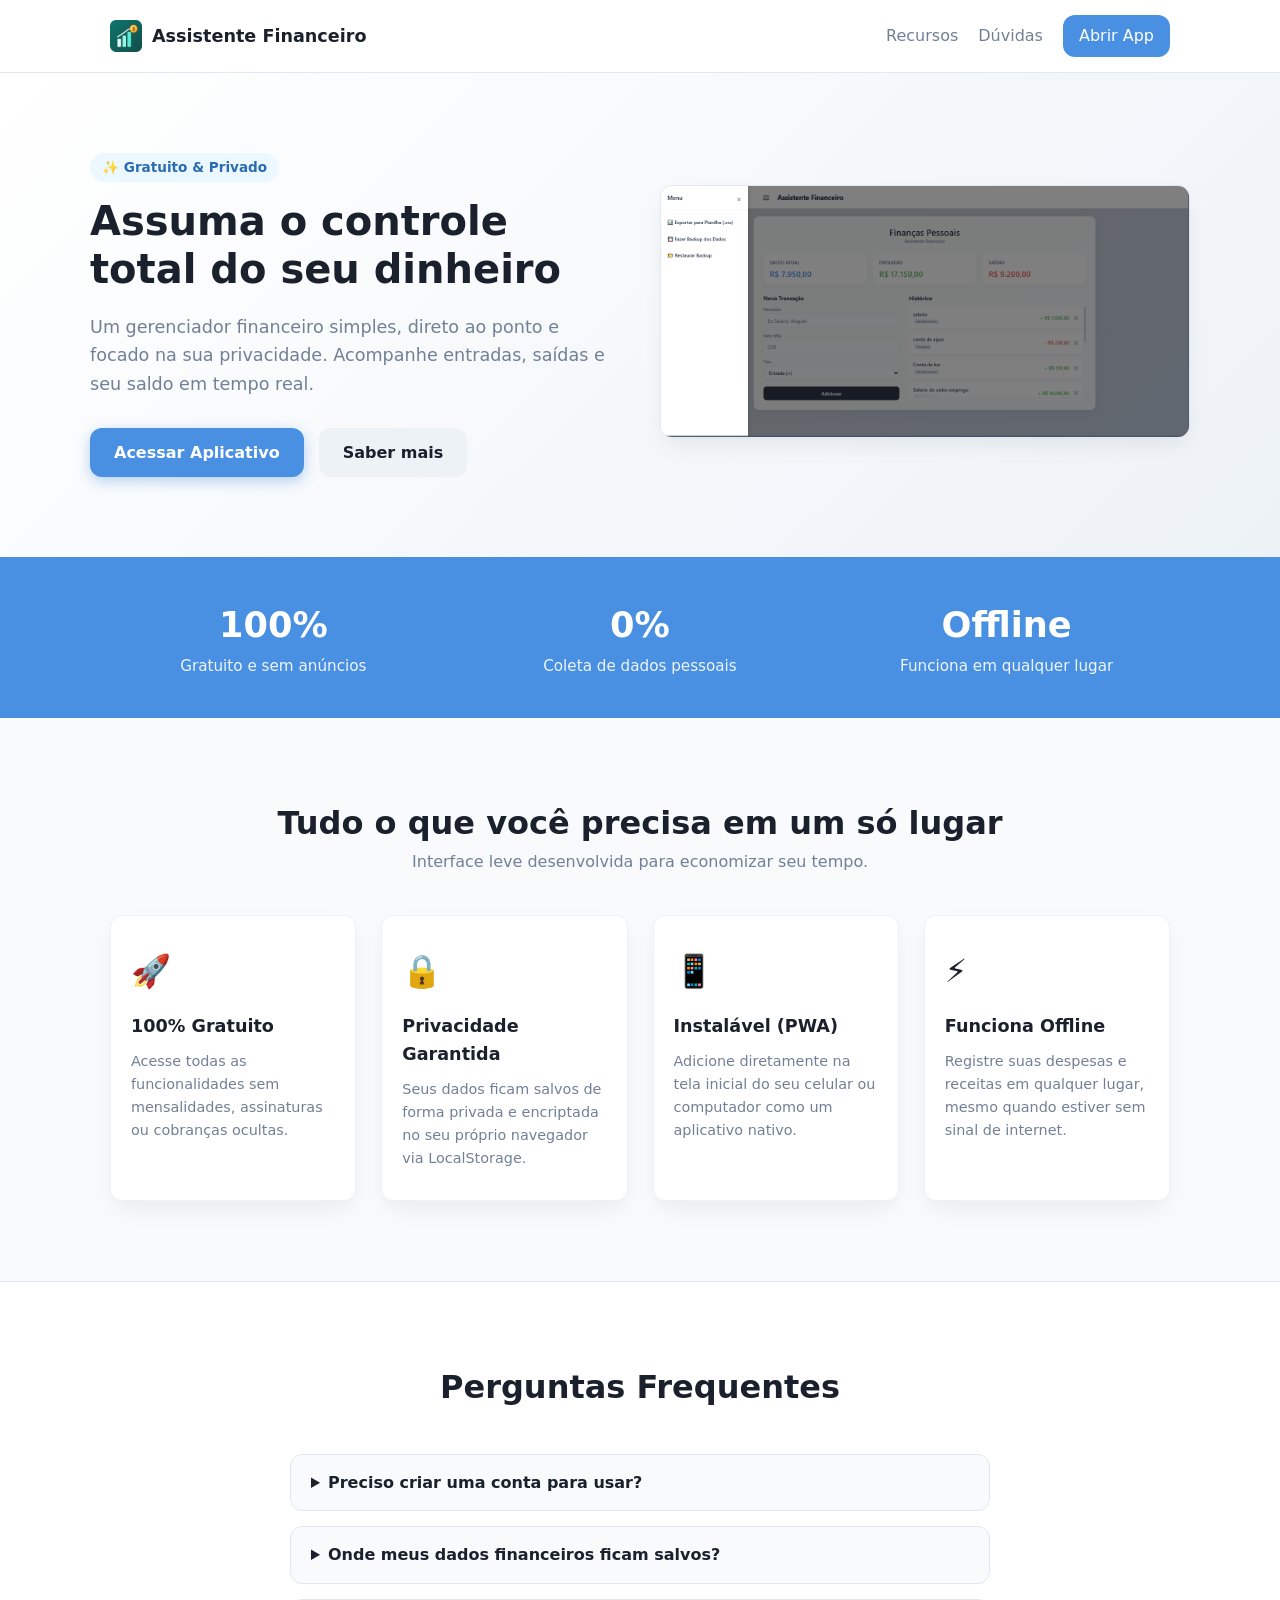
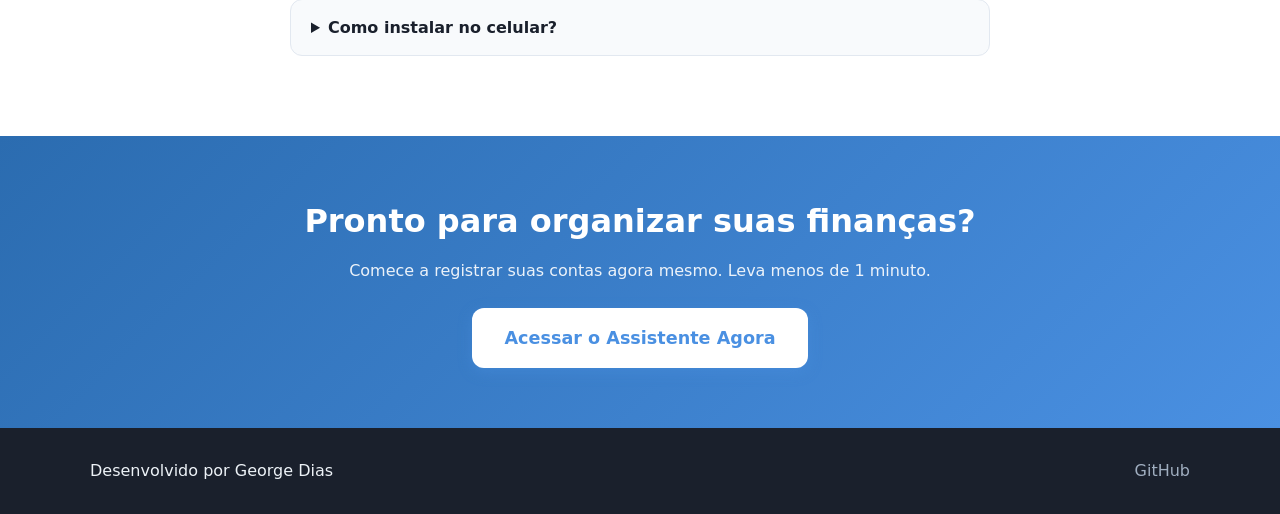
<file: index.html>
<!DOCTYPE html>
<html lang="pt-BR">

<head>
    <meta charset="UTF-8">
    <meta name="viewport" content="width=device-width, initial-scale=1.0">
    <meta name="description" content="Organize suas finanças pessoais de forma prática, rápida e segura.">
    <!-- Favicon e Ícones PWA -->
    <link rel="icon" type="image/png" sizes="32x32" href="./assets/assistente-financeiro-32x32.png">
    <link rel="apple-touch-icon" href="./assets/assistente-financeiro-180x180.png">
    <link rel="manifest" href="./manifest.json">
    <meta name="theme-color" content="#4CAF50">
    <!-- Open Graph / WhatsApp / Facebook / LinkedIn -->
    <meta property="og:type" content="website">
    <meta property="og:url" content="https://assistente-financeiro-lilac.vercel.app/">
    <meta property="og:title" content="Assistente Financeiro - Simplifique seu Controle">
    <meta property="og:description" content="Organize suas finanças pessoais de forma prática, rápida e segura.">
    <meta property="og:image" content="https://assistente-financeiro-lilac.vercel.app/assets/og-landing.png">
    <meta property="og:image:width" content="1200">
    <meta property="og:image:height" content="630">
    <!-- Twitter Cards -->
    <meta name="twitter:card" content="summary_large_image">
    <meta name="twitter:title" content="Assistente Financeiro - Simplifique seu Controle">
    <meta name="twitter:description" content="Organize suas finanças pessoais de forma prática, rápida e segura.">
    <meta name="twitter:image" content="https://assistente-financeiro-lilac.vercel.app/assets/og-landing.png">
    <link rel="stylesheet" href="landing.css">
    <title>Assistente Financeiro - Simplifique seu Controle</title>
    <!-- Schema.org (Dados Estruturados para o Google) -->
    <script type="application/ld+json">
    {
      "@context": "https://schema.org",
      "@type": "WebApplication",
      "name": "Assistente Financeiro",
      "url": "https://assistente-financeiro-lilac.vercel.app",
      "applicationCategory": "FinanceApplication",
      "operatingSystem": "All",
      "offers": {
        "@type": "Offer",
        "price": "0",
        "priceCurrency": "BRL"
      },
      "description": "Gerenciador financeiro pessoal simples, gratuito, seguro e offline via PWA."
    }
    </script>
</head>

<body>
    <nav class="navbar">
        <div class="nav-container">
            <a href="index.html" class="logo">
                <img src="./assets/assistente-financeiro-192x192.png" alt="Logo" width="32" height="32">
                <span>Assistente Financeiro</span>
            </a>
            <div class="nav-links">
                <a href="#recursos">Recursos</a>
                <a href="#faq">Dúvidas</a>
                <a href="app.html" class="btn-nav">Abrir App</a>
            </div>
        </div>
    </nav>

    <header class="hero">
        <div class="hero-container">
            <div class="hero-text">
                <span class="badge">✨ Gratuito & Privado</span>
                <h1>Assuma o controle total do seu dinheiro</h1>
                <p>Um gerenciador financeiro simples, direto ao ponto e focado na sua privacidade. Acompanhe entradas,
                    saídas e seu saldo em tempo real.</p>
                <div class="hero-buttons">
                    <a href="app.html" class="btn-primary">Acessar Aplicativo</a>
                    <a href="#recursos" class="btn-secondary">Saber mais</a>
                </div>
            </div>
            <div class="hero-mockup">
                <img src="./assets/preview.png" alt="Demonstração do Assistente Financeiro">
            </div>
        </div>
    </header>

    <section class="stats">
        <div class="stats-container">
            <div class="stat-item">
                <h3>100%</h3>
                <p>Gratuito e sem anúncios</p>
            </div>
            <div class="stat-item">
                <h3>0%</h3>
                <p>Coleta de dados pessoais</p>
            </div>
            <div class="stat-item">
                <h3>Offline</h3>
                <p>Funciona em qualquer lugar</p>
            </div>
        </div>
    </section>

    <section class="features" id="recursos">
        <h2>Tudo o que você precisa em um só lugar</h2>
        <p class="section-subtitle">Interface leve desenvolvida para economizar seu tempo.</p>

        <div class="features-grid">
            <div class="feature-card">
                <div class="icon">🚀</div>
                <h3>100% Gratuito</h3>
                <p>Acesse todas as funcionalidades sem mensalidades, assinaturas ou cobranças ocultas.</p>
            </div>

            <div class="feature-card">
                <div class="icon">🔒</div>
                <h3>Privacidade Garantida</h3>
                <p>Seus dados ficam salvos de forma privada e encriptada no seu próprio navegador via LocalStorage.</p>
            </div>

            <div class="feature-card">
                <div class="icon">📱</div>
                <h3>Instalável (PWA)</h3>
                <p>Adicione diretamente na tela inicial do seu celular ou computador como um aplicativo nativo.</p>
            </div>

            <div class="feature-card">
                <div class="icon">⚡</div>
                <h3>Funciona Offline</h3>
                <p>Registre suas despesas e receitas em qualquer lugar, mesmo quando estiver sem sinal de internet.</p>
            </div>
        </div>
    </section>

    <section class="faq" id="faq">
        <h2>Perguntas Frequentes</h2>
        <div class="faq-container">
            <details>
                <summary>Preciso criar uma conta para usar?</summary>
                <p>Não! Você pode começar a usar imediatamente sem cadastrar e-mail, senha ou dados pessoais.</p>
            </details>
            <details>
                <summary>Onde meus dados financeiros ficam salvos?</summary>
                <p>Todas as suas transações são salvas no armazenamento local do seu próprio dispositivo (LocalStorage).
                    Nenhum dado é enviado para servidores externos.</p>
            </details>
            <details>
                <summary>Como instalar no celular?</summary>
                <p>No Chrome ou Safari do seu celular, abra o menu de opções do navegador e clique em "Adicionar à tela
                    inicial".</p>
            </details>
        </div>
    </section>

    <section class="cta-banner">
        <div class="cta-container">
            <h2>Pronto para organizar suas finanças?</h2>
            <p>Comece a registrar suas contas agora mesmo. Leva menos de 1 minuto.</p>
            <a href="app.html" class="btn-primary btn-large">Acessar o Assistente Agora</a>
        </div>
    </section>

    <footer>
        <div class="footer-container">
            <p>Desenvolvido por George Dias</p>
            <div class="social-links">
                <a href="https://github.com/GeorgeDias08" target="_blank" rel="noopener">GitHub</a>
            </div>
        </div>
    </footer>

</body>

</html>
</file>
<file: landing.css>
:root {
  --primary: #4a90e2;
  --primary-hover: #357abd;
  --bg-main: #f8fafc;
  --text-main: #1a202c;
  --text-muted: #718096;
  --card-bg: #ffffff;
  --radius: 12px;
  --shadow: 0 10px 25px -5px rgba(0, 0, 0, 0.08);
}

* {
  margin: 0;
  padding: 0;
  box-sizing: border-box;
  font-family: 'Segoe UI', system-ui, -apple-system, sans-serif;
  scroll-behavior: smooth;
}

body {
  background-color: var(--bg-main);
  color: var(--text-main);
  line-height: 1.6;
}

.navbar {
  background: rgba(255, 255, 255, 0.9);
  backdrop-filter: blur(10px);
  position: sticky;
  top: 0;
  z-index: 100;
  border-bottom: 1px solid #e2e8f0;
}

.nav-container {
  max-width: 1100px;
  margin: 0 auto;
  padding: 15px 20px;
  display: flex;
  justify-content: space-between;
  align-items: center;
}

.logo {
  display: flex;
  align-items: center;
  gap: 10px;
  font-weight: 700;
  font-size: 1.1rem;
  text-decoration: none;
  color: inherit;
}

.nav-links {
  display: flex;
  align-items: center;
  gap: 20px;
}

.nav-links a {
  text-decoration: none;
  color: var(--text-muted);
  font-weight: 500;
  transition: color 0.2s;
}

.nav-links a:hover {
  color: var(--primary);
}

.btn-nav {
  background-color: var(--primary);
  color: #fff !important;
  padding: 8px 16px;
  border-radius: var(--radius);
}

.hero {
  padding: 80px 20px;
  background: linear-gradient(135deg, #ffffff 0%, #edf2f7 100%);
}

.hero-container {
  max-width: 1100px;
  margin: 0 auto;
  display: grid;
  grid-template-columns: 1fr 1fr;
  gap: 40px;
  align-items: center;
}

.badge {
  display: inline-block;
  background: #ebf8ff;
  color: #2b6cb0;
  font-size: 0.85rem;
  font-weight: 600;
  padding: 4px 12px;
  border-radius: 20px;
  margin-bottom: 15px;
}

.hero-text h1 {
  font-size: 2.5rem;
  line-height: 1.2;
  margin-bottom: 20px;
}

.hero-text p {
  color: var(--text-muted);
  font-size: 1.1rem;
  margin-bottom: 30px;
}

.hero-buttons {
  display: flex;
  gap: 15px;
}

.btn-primary {
  display: inline-block;
  background-color: var(--primary);
  color: #fff;
  padding: 12px 24px;
  border-radius: var(--radius);
  font-weight: 600;
  text-decoration: none;
  box-shadow: 0 4px 14px rgba(74, 144, 226, 0.4);
  transition: transform 0.2s, background-color 0.2s;
}

.btn-primary:hover {
  background-color: var(--primary-hover);
  transform: translateY(-2px);
}

.btn-secondary {
  display: inline-block;
  background-color: #edf2f7;
  color: var(--text-main);
  padding: 12px 24px;
  border-radius: var(--radius);
  font-weight: 600;
  text-decoration: none;
  transition: background-color 0.2s;
}

.btn-secondary:hover {
  background-color: #e2e8f0;
}

.hero-mockup img {
  width: 100%;
  border-radius: var(--radius);
  box-shadow: var(--shadow);
  border: 1px solid #e2e8f0;
}

.stats {
  background: var(--primary);
  color: #fff;
  padding: 40px 20px;
}

.stats-container {
  max-width: 1100px;
  margin: 0 auto;
  display: grid;
  grid-template-columns: repeat(3, 1fr);
  text-align: center;
}

.stat-item h3 {
  font-size: 2.2rem;
}

.stat-item p {
  opacity: 0.9;
  font-size: 0.95rem;
}

.features {
  padding: 80px 20px;
  max-width: 1100px;
  margin: 0 auto;
  text-align: center;
}

.features h2 {
  font-size: 2rem;
}

.section-subtitle {
  color: var(--text-muted);
  margin-bottom: 40px;
}

.features-grid {
  display: grid;
  grid-template-columns: repeat(auto-fit, minmax(220px, 1fr));
  gap: 25px;
}

.feature-card {
  background: var(--card-bg);
  padding: 30px 20px;
  border-radius: var(--radius);
  box-shadow: var(--shadow);
  border: 1px solid #edf2f7;
  text-align: left;
}

.feature-card .icon {
  font-size: 2rem;
  margin-bottom: 15px;
}

.feature-card h3 {
  font-size: 1.1rem;
  margin-bottom: 10px;
}

.feature-card p {
  color: var(--text-muted);
  font-size: 0.9rem;
}

.faq {
  background: #ffffff;
  padding: 80px 20px;
  border-top: 1px solid #e2e8f0;
}

.faq h2 {
  text-align: center;
  font-size: 2rem;
  margin-bottom: 40px;
}

.faq-container {
  max-width: 700px;
  margin: 0 auto;
  display: flex;
  flex-direction: column;
  gap: 15px;
}

details {
  background: var(--bg-main);
  padding: 15px 20px;
  border-radius: var(--radius);
  border: 1px solid #e2e8f0;
  cursor: pointer;
}

summary {
  font-weight: 600;
}

details p {
  margin-top: 10px;
  color: var(--text-muted);
  font-size: 0.95rem;
}

.cta-banner {
  background: linear-gradient(135deg, #2b6cb0 0%, #4a90e2 100%);
  color: #fff;
  text-align: center;
  padding: 60px 20px;
}

.cta-container h2 {
  font-size: 2rem;
  margin-bottom: 10px;
}

.cta-container p {
  opacity: 0.9;
  margin-bottom: 25px;
}

.btn-large {
  padding: 16px 32px;
  font-size: 1.1rem;
  background-color: #ffffff;
  color: var(--primary);
}

.btn-large:hover {
  background-color: #f7fafc;
}

footer {
  background-color: #1a202c;
  color: #edf2f7;
  padding: 30px 20px;
  text-align: center;
}

.footer-container {
  max-width: 1100px;
  margin: 0 auto;
  display: flex;
  justify-content: space-between;
  align-items: center;
}

.social-links a {
  color: #a0aec0;
  margin-left: 20px;
  text-decoration: none;
}

.social-links a:hover {
  color: #ffffff;
}

/* Mobile */
@media (max-width: 768px) {
  .hero-container {
    grid-template-columns: 1fr;
    text-align: center;
  }

  .hero-buttons {
    justify-content: center;
  }

  .stats-container {
    grid-template-columns: 1fr;
    gap: 20px;
  }
  
  .footer-container {
    flex-direction: column;
    gap: 15px;
  }

  .social-links a {
    margin: 0 10px;
  }
}
</file>
